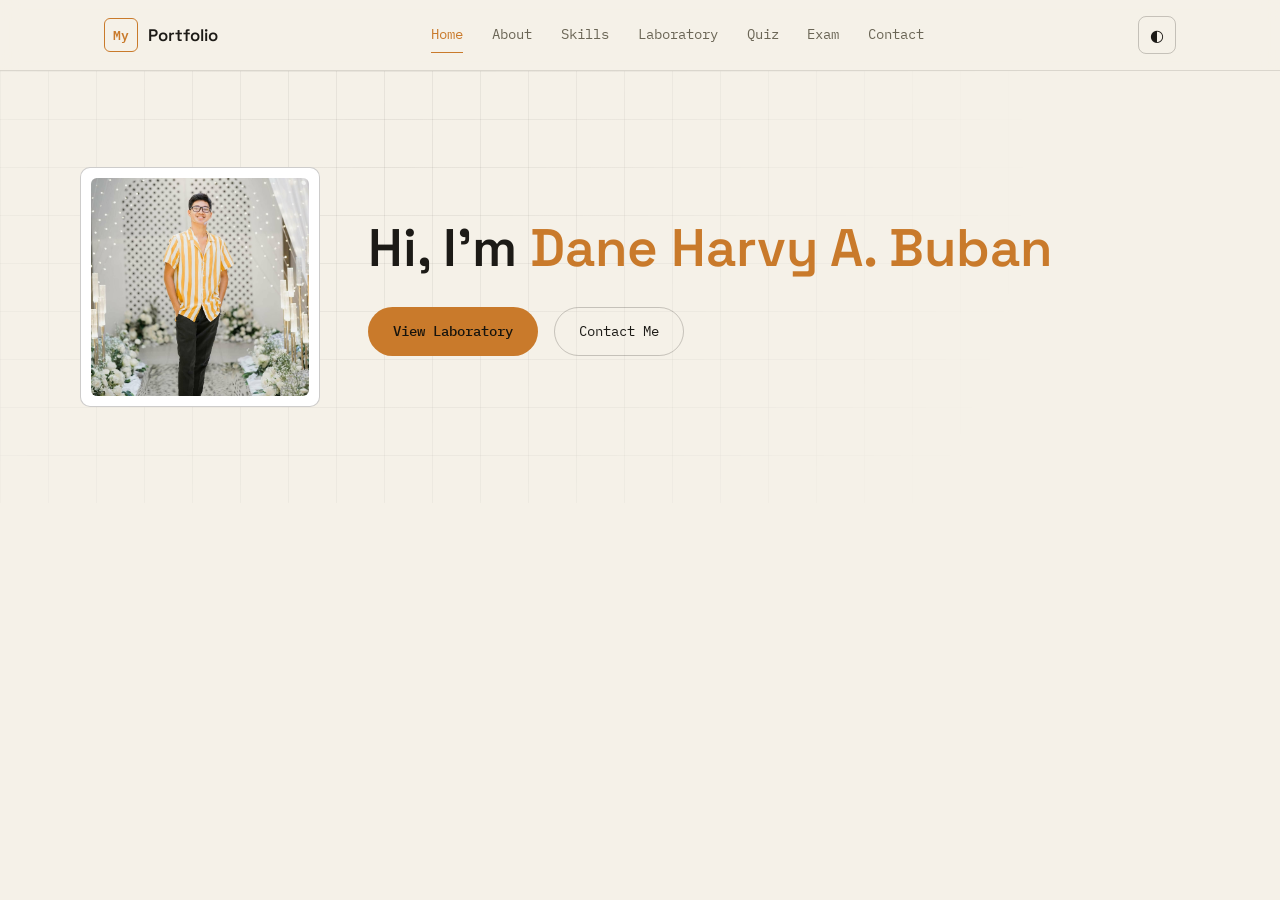
<file: index.html>
<!DOCTYPE html>
<html lang="en">
<head>
<meta charset="UTF-8">
<meta name="viewport" content="width=device-width, initial-scale=1.0">
<title>Dane Harvy A. Buban — Portfolio</title>
<meta name="description" content="Personal portfolio of Dane Harvy A. Buban — BSIT 3B.">
 
 
<link rel="preconnect" href="https://fonts.googleapis.com">
<link rel="preconnect" href="https://fonts.gstatic.com" crossorigin>
<link href="https://fonts.googleapis.com/css2?family=Space+Grotesk:wght@500;600;700&family=Inter:wght@400;500;600&family=IBM+Plex+Mono:wght@400;500&display=swap" rel="stylesheet">
 
<link rel="stylesheet" href="styles.css">
</head>
<body>
 
 
<header class="site-header">
  <div class="nav-wrap">
    <a href="index.html" class="logo">
      <span class="logo-mark">My</span>
      <span class="logo-text">Portfolio</span>
    </a>
    
    <nav class="main-nav" id="main-nav">
      <a href="index.html" class="nav-link active">Home</a>
      <a href="about.html" class="nav-link">About</a>
      <a href="skills.html" class="nav-link">Skills</a>
      <a href="Laboratory.html" class="nav-link">Laboratory</a>
      <a href="quiz.html" class="nav-link">Quiz</a>
      <a href="exam.html" class="nav-link">Exam</a>
      <a href="contact.html" class="nav-link">Contact</a>
    </nav>
 
    <div class="nav-controls">
      
      <button id="theme-toggle" class="theme-toggle" aria-label="Toggle light and dark theme">
        <span class="theme-icon" aria-hidden="true">◐</span>
      </button>
      <button id="menu-toggle" class="menu-toggle" aria-label="Toggle navigation menu" aria-expanded="false">
        <span class="bar"></span><span class="bar"></span><span class="bar"></span>
      </button>
    </div>
  </div>
</header>
 
<main>
 
 
  <section id="home" class="hero">
    <div class="hero-grid" aria-hidden="true"></div>
    <div class="hero-inner">
      <p class="eyebrow"></p>
 
      <div class="hero-content">
        <div class="hero-photo-frame">
       <img src="69ccc5d3-6b00-467f-8f7c-4d3ac266fc0a.jpg" class="hero-photo" alt="Dane Harvy A. Buban">
          <span class="frame-tag"></span>
        </div>
 
        <div class="hero-copy">
          <h1 class="hero-title">Hi, I'm <span class="accent-text">Dane Harvy A. Buban</span></h1>
          <p class="hero-lede"></p>
          <div class="hero-actions">
            <a href="Laboratory.html" class="btn btn-primary">View Laboratory</a>
            <a href="contact.html" class="btn btn-ghost">Contact Me</a>
          </div>
        </div>
      </div>
    </div>
  </section>
 
</main>
 
<script src="script.js"></script>
</body>
</html>
</file>
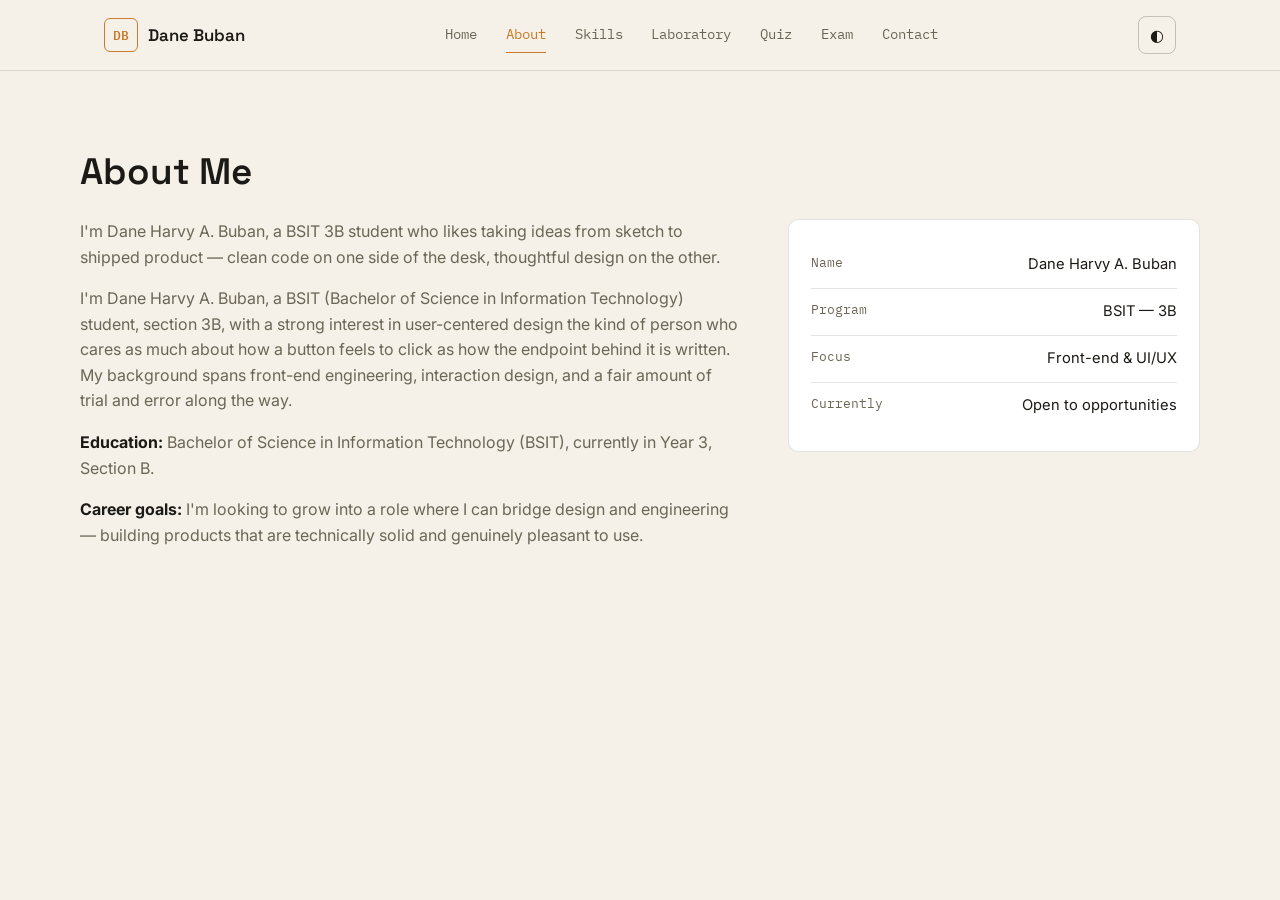
<file: about.html>
<!DOCTYPE html>
<html lang="en">
<head>
<meta charset="UTF-8">
<meta name="viewport" content="width=device-width, initial-scale=1.0">
<title>About — Dane Harvy A. Buban</title>
<meta name="description" content="About Dane Harvy A. Buban — BSIT 3B.">
 
<link rel="preconnect" href="https://fonts.googleapis.com">
<link rel="preconnect" href="https://fonts.gstatic.com" crossorigin>
<link href="https://fonts.googleapis.com/css2?family=Space+Grotesk:wght@500;600;700&family=Inter:wght@400;500;600&family=IBM+Plex+Mono:wght@400;500&display=swap" rel="stylesheet">
 
<link rel="stylesheet" href="styles.css">
</head>
<body>
 
<header class="site-header">
  <div class="nav-wrap">
    <a href="index.html" class="logo">
      <span class="logo-mark">DB</span>
      <span class="logo-text">Dane&nbsp;Buban</span>
    </a>
 
    <nav class="main-nav" id="main-nav">
      <a href="index.html" class="nav-link">Home</a>
      <a href="about.html" class="nav-link active">About</a>
      <a href="skills.html" class="nav-link">Skills</a>
      <a href="Laboratory.html" class="nav-link">Laboratory</a>
      <a href="quiz.html" class="nav-link">Quiz</a>
      <a href="exam.html" class="nav-link">Exam</a>
      <a href="contact.html" class="nav-link">Contact</a>
    </nav>
 
    <div class="nav-controls">
      <button id="theme-toggle" class="theme-toggle" aria-label="Toggle light and dark theme">
        <span class="theme-icon" aria-hidden="true">◐</span>
      </button>
      <button id="menu-toggle" class="menu-toggle" aria-label="Toggle navigation menu" aria-expanded="false">
        <span class="bar"></span><span class="bar"></span><span class="bar"></span>
      </button>
    </div>
  </div>
</header>
 
<main>
 
  <section id="about" class="section">
    <div class="section-inner">
      <h2 class="section-title">About Me</h2>
 
      <div class="about-grid">
        <div class="about-text">
          <p>
            I'm Dane Harvy A. Buban, a BSIT 3B student who likes taking ideas from sketch
            to shipped product — clean code on one side of the desk, thoughtful design on
            the other.
          </p>
          <p>
            I'm Dane Harvy A. Buban, a BSIT (Bachelor of Science in Information Technology)
            student, section 3B, with a strong interest in user-centered design the kind
            of person who cares as much about how a button feels to click as how the endpoint
            behind it is written. My background spans front-end engineering, interaction design,
            and a fair amount of trial and error along the way.
          </p>
          <p>
            <strong>Education:</strong> Bachelor of Science in Information Technology (BSIT),
            currently in Year 3, Section B.
          </p>
          <p>
            <strong>Career goals:</strong> I'm looking to grow into a role where I can bridge
            design and engineering — building products that are technically solid and genuinely
            pleasant to use.
          </p>
        </div>
 
        <dl class="about-facts">
          <div class="fact"><dt>Name</dt><dd>Dane Harvy A. Buban</dd></div>
          <div class="fact"><dt>Program</dt><dd>BSIT — 3B</dd></div>
          <div class="fact"><dt>Focus</dt><dd>Front-end &amp; UI/UX</dd></div>
          <div class="fact"><dt>Currently</dt><dd>Open to opportunities</dd></div>
        </dl>
      </div>
    </div>
  </section>
 
</main>
 
<script src="script.js"></script>
</body>
</html>
</file>
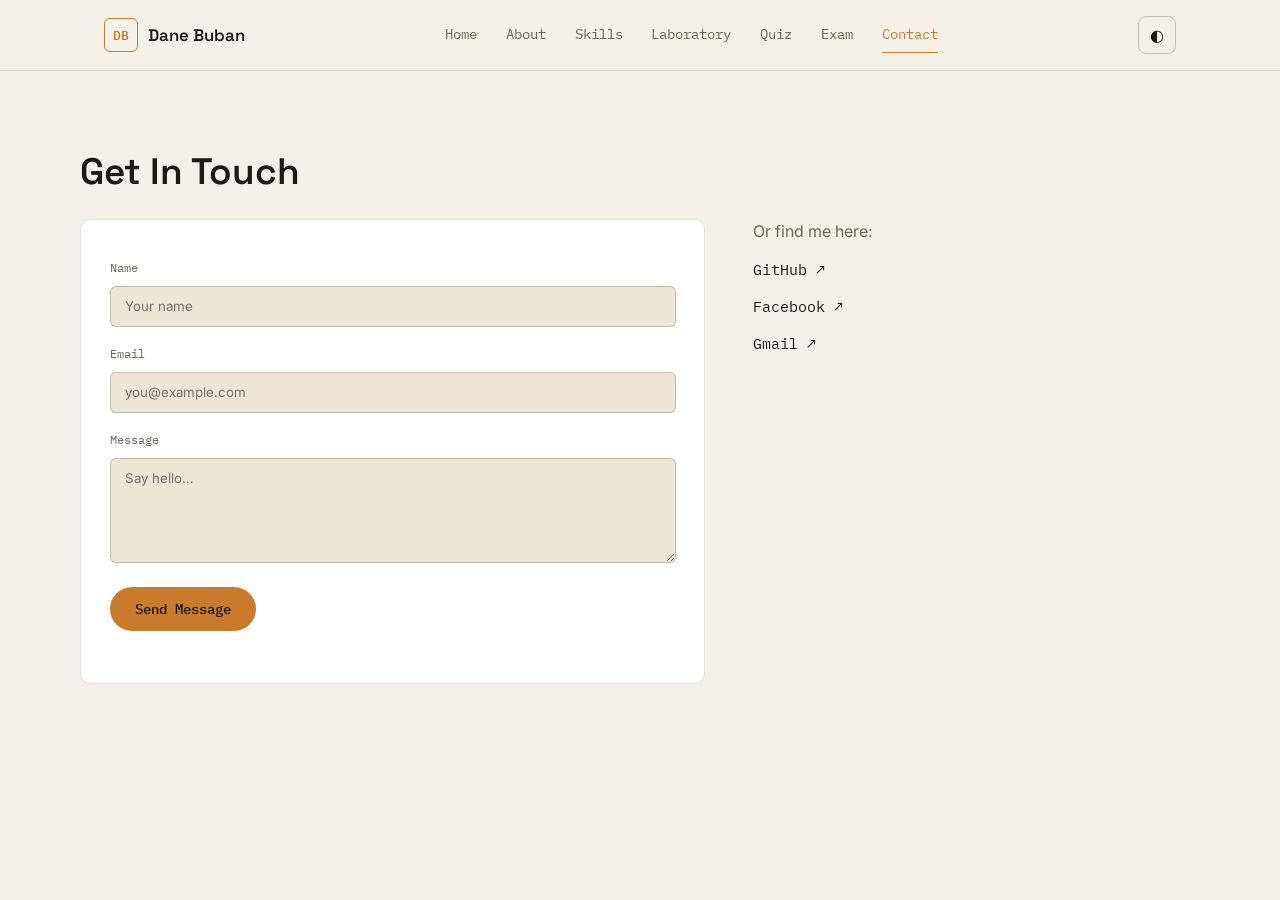
<file: contact.html>
<!DOCTYPE html>
<html lang="en">
<head>
<meta charset="UTF-8">
<meta name="viewport" content="width=device-width, initial-scale=1.0">
<title>Contact — Dane Harvy A. Buban</title>
<meta name="description" content="Contact Dane Harvy A. Buban — BSIT 3B.">
 
<link rel="preconnect" href="https://fonts.googleapis.com">
<link rel="preconnect" href="https://fonts.gstatic.com" crossorigin>
<link href="https://fonts.googleapis.com/css2?family=Space+Grotesk:wght@500;600;700&family=Inter:wght@400;500;600&family=IBM+Plex+Mono:wght@400;500&display=swap" rel="stylesheet">
 
<link rel="stylesheet" href="styles.css">
</head>
<body>
 
<header class="site-header">
  <div class="nav-wrap">
    <a href="index.html" class="logo">
      <span class="logo-mark">DB</span>
      <span class="logo-text">Dane&nbsp;Buban</span>
    </a>
 
    <nav class="main-nav" id="main-nav">
      <a href="index.html" class="nav-link">Home</a>
      <a href="about.html" class="nav-link">About</a>
      <a href="skills.html" class="nav-link">Skills</a>
      <a href="Laboratory.html" class="nav-link">Laboratory</a>
      <a href="quiz.html" class="nav-link">Quiz</a>
      <a href="exam.html" class="nav-link">Exam</a>
      <a href="contact.html" class="nav-link active">Contact</a>
    </nav>
 
    <div class="nav-controls">
      <button id="theme-toggle" class="theme-toggle" aria-label="Toggle light and dark theme">
        <span class="theme-icon" aria-hidden="true">◐</span>
      </button>
      <button id="menu-toggle" class="menu-toggle" aria-label="Toggle navigation menu" aria-expanded="false">
        <span class="bar"></span><span class="bar"></span><span class="bar"></span>
      </button>
    </div>
  </div>
</header>
 
<main>
 
  <section id="contact" class="section">
    <div class="section-inner">
      <h2 class="section-title">Get In Touch</h2>
 
      <div class="contact-grid">
       
        <form class="contact-form" id="contact-form">
          <label for="name">Name</label>
          <input type="text" id="name" name="name" placeholder="Your name" required>
 
          <label for="email">Email</label>
          <input type="email" id="email" name="email" placeholder="you@example.com" required>
 
          <label for="message">Message</label>
          <textarea id="message" name="message" rows="5" placeholder="Say hello…" required></textarea>
 
          <button type="submit" class="btn btn-primary">Send Message</button>
          <p class="form-status" id="form-status" role="status"></p>
        </form>
 
        <div class="contact-social">
          <p>Or find me here:</p>
          <ul class="social-list">
            <li><a href="https://github.com/da-ne11" target="_blank" rel="noopener">GitHub ↗</a></li>
            <li><a href="https://www.facebook.com/share/1KgHhFGFfT/" target="_blank" rel="noopener">Facebook ↗</a></li>
            <li><a href="mailto:bubandaneharvy@gmail.com">Gmail ↗</a></li>
          </ul>
        </div>
      </div>
    </div>
  </section>
 
</main>
 
<script src="script.js"></script>
</body>
</html>
</file>
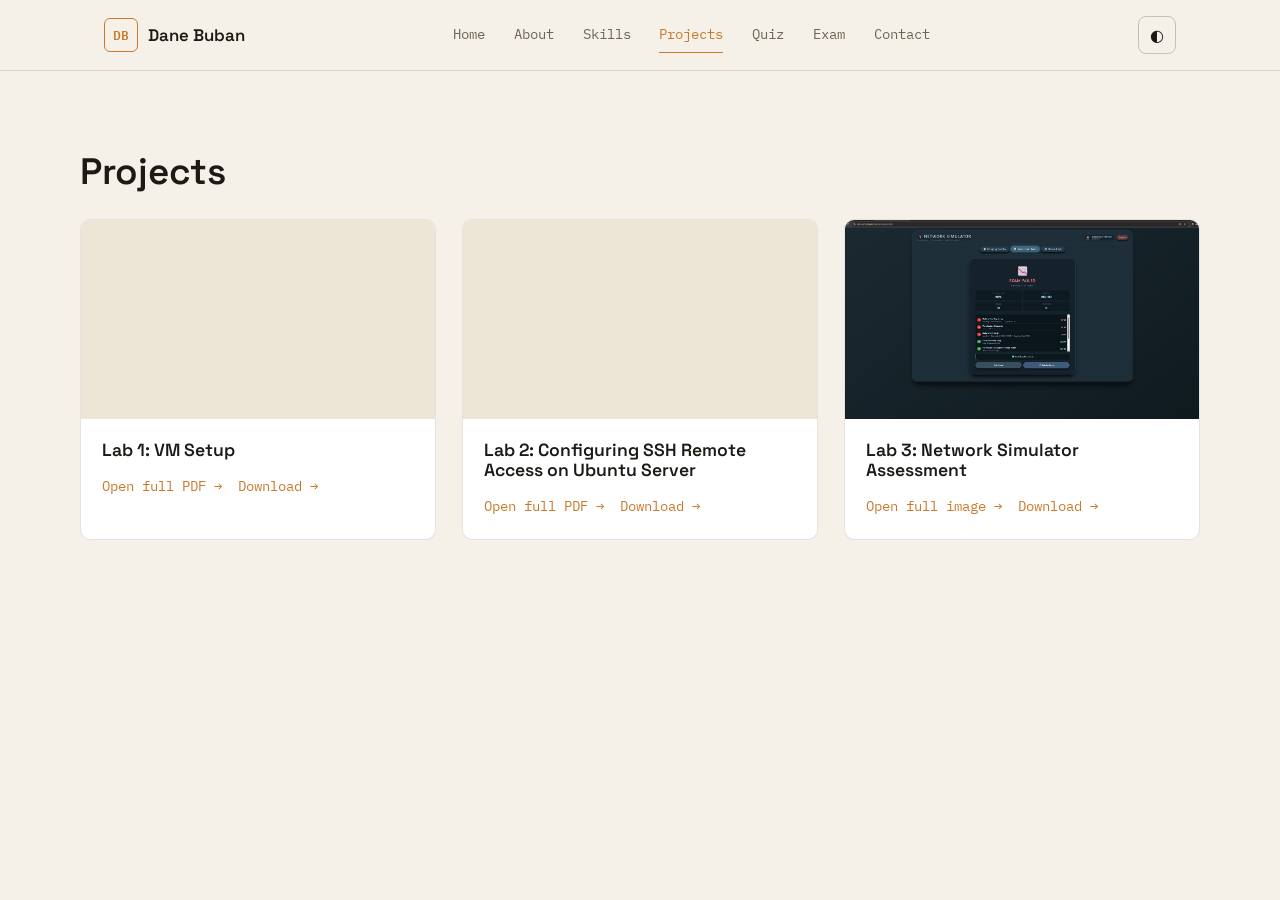
<file: projects.html>
<!DOCTYPE html>
<html lang="en">
<head>
<meta charset="UTF-8">
<meta name="viewport" content="width=device-width, initial-scale=1.0">
<title>Projects — Dane Harvy A. Buban</title>
<meta name="description" content="Projects by Dane Harvy A. Buban — BSIT 3B.">

<link rel="preconnect" href="https://fonts.googleapis.com">
<link rel="preconnect" href="https://fonts.gstatic.com" crossorigin>
<link href="https://fonts.googleapis.com/css2?family=Space+Grotesk:wght@500;600;700&family=Inter:wght@400;500;600&family=IBM+Plex+Mono:wght@400;500&display=swap" rel="stylesheet">

<link rel="stylesheet" href="styles.css">
</head>
<body>

<header class="site-header">
  <div class="nav-wrap">
    <a href="index.html" class="logo">
      <span class="logo-mark">DB</span>
      <span class="logo-text">Dane&nbsp;Buban</span>
    </a>

    <nav class="main-nav" id="main-nav">
      <a href="index.html" class="nav-link">Home</a>
      <a href="about.html" class="nav-link">About</a>
      <a href="skills.html" class="nav-link">Skills</a>
      <a href="projects.html" class="nav-link active">Projects</a>
      <a href="quiz.html" class="nav-link">Quiz</a>
      <a href="exam.html" class="nav-link">Exam</a>
      <a href="contact.html" class="nav-link">Contact</a>
    </nav>

    <div class="nav-controls">
      <button id="theme-toggle" class="theme-toggle" aria-label="Toggle light and dark theme">
        <span class="theme-icon" aria-hidden="true">◐</span>
      </button>
      <button id="menu-toggle" class="menu-toggle" aria-label="Toggle navigation menu" aria-expanded="false">
        <span class="bar"></span><span class="bar"></span><span class="bar"></span>
      </button>
    </div>
  </div>
</header>

<main>

  <section id="projects" class="section">
    <div class="section-inner">
      <h2 class="section-title">Projects</h2>
      <div class="projects-grid" style="grid-template-columns: repeat(auto-fit, minmax(220px, 1fr)); justify-content: start;">

        <article class="project-card">
          <div class="project-media">
            <iframe src="lab1-rubric.pdf" title="Lab 1: VM Setup PDF" style="width:100%; height:100%; border:0;"></iframe>
          </div>
          <div class="project-body">
            <h3 class="project-title">Lab 1: VM Setup</h3>
            <div class="project-links">
              <a href="lab1-rubric.pdf" target="_blank" rel="noopener" class="project-link">Open full PDF →</a>
              <a href="lab1-rubric.pdf" download class="project-link">Download →</a>
            </div>
          </div>
        </article>

        <article class="project-card">
          <div class="project-media">
            <iframe src="Lab-Act2.pdf" title="Lab 2: Configuring SSH Remote Access on Ubuntu Server (Revised)" style="width:100%; height:100%; border:0;"></iframe>
          </div>
          <div class="project-body">
            <h3 class="project-title">Lab 2: Configuring SSH Remote Access on Ubuntu Server</h3>
            <div class="project-links">
              <a href="Lab-Act2.pdf" target="_blank" rel="noopener" class="project-link">Open full PDF →</a>
              <a href="Lab-Act2.pdf" download class="project-link">Download →</a>
            </div>
          </div>
        </article>

        <article class="project-card">
          <div class="project-media">
            <img src="Lab-Act3.png" alt="Lab 3: Network Simulator Assessment" style="width:100%; height:100%; object-fit:cover;">
          </div>
          <div class="project-body">
            <h3 class="project-title">Lab 3: Network Simulator Assessment</h3>
            <div class="project-links">
              <a href="Lab-Act3.png" target="_blank" rel="noopener" class="project-link">Open full image →</a>
              <a href="Lab-Act3.png" download class="project-link">Download →</a>
            </div>
          </div>
        </article>

      </div>
    </div>
  </section>

</main>

<script src="script.js"></script>
</body>
</html>
</file>
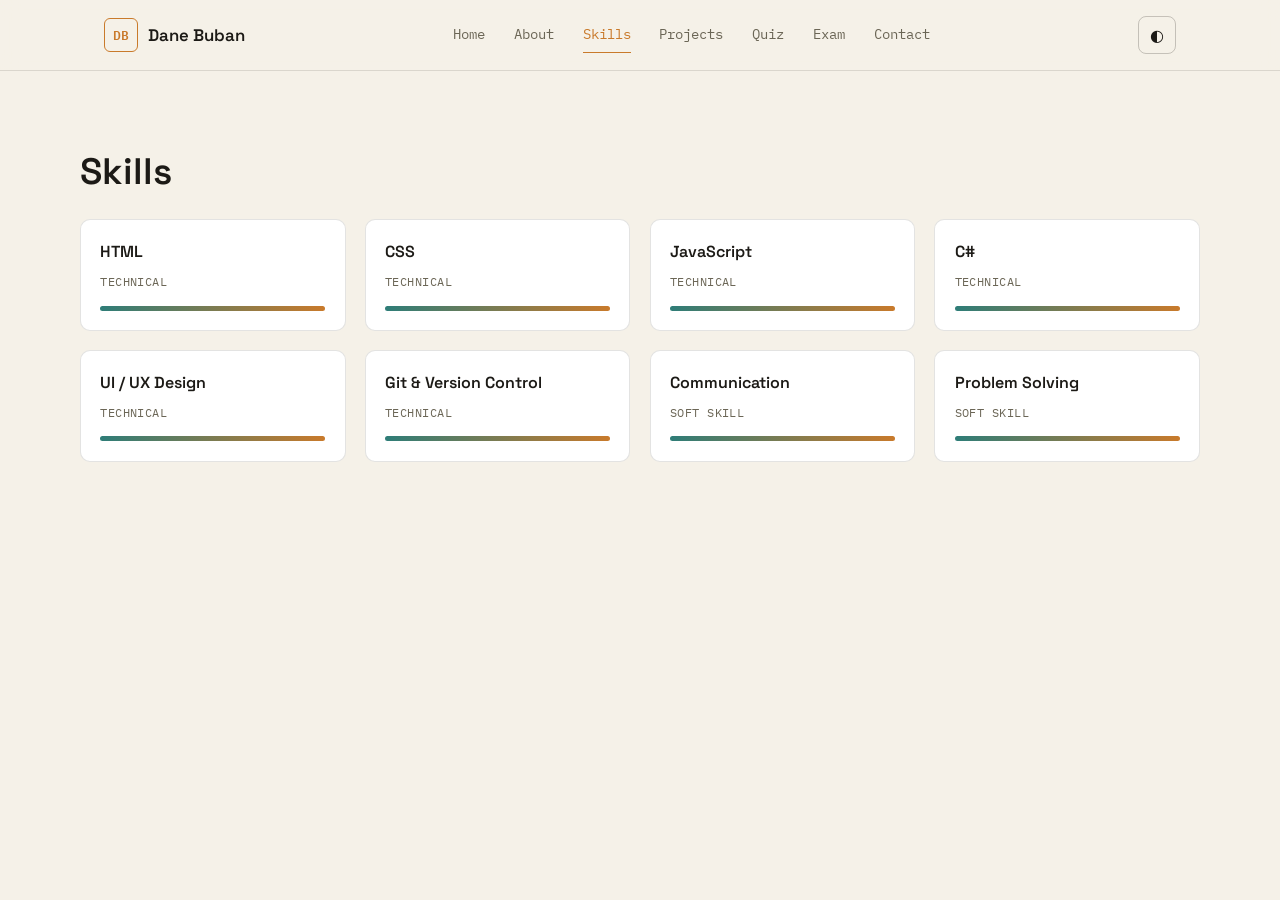
<file: skills.html>
<!DOCTYPE html>
<html lang="en">
<head>
<meta charset="UTF-8">
<meta name="viewport" content="width=device-width, initial-scale=1.0">
<title>Skills — Dane Harvy A. Buban</title>
<meta name="description" content="Skills of Dane Harvy A. Buban — BSIT 3B.">

<link rel="preconnect" href="https://fonts.googleapis.com">
<link rel="preconnect" href="https://fonts.gstatic.com" crossorigin>
<link href="https://fonts.googleapis.com/css2?family=Space+Grotesk:wght@500;600;700&family=Inter:wght@400;500;600&family=IBM+Plex+Mono:wght@400;500&display=swap" rel="stylesheet">

<link rel="stylesheet" href="styles.css">
</head>
<body>

<header class="site-header">
  <div class="nav-wrap">
    <a href="index.html" class="logo">
      <span class="logo-mark">DB</span>
      <span class="logo-text">Dane&nbsp;Buban</span>
    </a>

    <nav class="main-nav" id="main-nav">
      <a href="index.html" class="nav-link">Home</a>
      <a href="about.html" class="nav-link">About</a>
      <a href="skills.html" class="nav-link active">Skills</a>
      <a href="projects.html" class="nav-link">Projects</a>
      <a href="quiz.html" class="nav-link">Quiz</a>
      <a href="exam.html" class="nav-link">Exam</a>
      <a href="contact.html" class="nav-link">Contact</a>
    </nav>

    <div class="nav-controls">
      <button id="theme-toggle" class="theme-toggle" aria-label="Toggle light and dark theme">
        <span class="theme-icon" aria-hidden="true">◐</span>
      </button>
      <button id="menu-toggle" class="menu-toggle" aria-label="Toggle navigation menu" aria-expanded="false">
        <span class="bar"></span><span class="bar"></span><span class="bar"></span>
      </button>
    </div>
  </div>
</header>

<main>

  <section id="skills" class="section">
    <div class="section-inner">
      <h2 class="section-title">Skills</h2>

      <div class="skills-grid">
        <!-- Technical skills: adjust the level (0-100) in the style="--level:" attribute -->
        <div class="skill-card" style="--level:90">
          <span class="skill-name">HTML</span>
          <span class="skill-type">technical</span>
          <div class="skill-bar"><span></span></div>
        </div>
        <div class="skill-card" style="--level:85">
          <span class="skill-name">CSS</span>
          <span class="skill-type">technical</span>
          <div class="skill-bar"><span></span></div>
        </div>
        <div class="skill-card" style="--level:80">
          <span class="skill-name">JavaScript</span>
          <span class="skill-type">technical</span>
          <div class="skill-bar"><span></span></div>
        </div>
        <div class="skill-card" style="--level:70">
          <span class="skill-name">C#</span>
          <span class="skill-type">technical</span>
          <div class="skill-bar"><span></span></div>
        </div>
        <div class="skill-card" style="--level:75">
          <span class="skill-name">UI / UX Design</span>
          <span class="skill-type">technical</span>
          <div class="skill-bar"><span></span></div>
        </div>
        <div class="skill-card" style="--level:65">
          <span class="skill-name">Git &amp; Version Control</span>
          <span class="skill-type">technical</span>
          <div class="skill-bar"><span></span></div>
        </div>
        <!-- Soft skills -->
        <div class="skill-card" style="--level:88">
          <span class="skill-name">Communication</span>
          <span class="skill-type">soft skill</span>
          <div class="skill-bar"><span></span></div>
        </div>
        <div class="skill-card" style="--level:82">
          <span class="skill-name">Problem Solving</span>
          <span class="skill-type">soft skill</span>
          <div class="skill-bar"><span></span></div>
        </div>
      </div>
    </div>
  </section>

</main>

<script src="script.js"></script>
</body>
</html>
</file>
<file: styles.css>
:root {
 
  --bg: #14181f;
  --bg-alt: #1b212b;
  --bg-card: #1e2530;
  --text: #f2efe9;
  --text-dim: #9aa3b2;
  --accent: #e8a33d;      
  --accent-2: #4fa3a0;    
  --border: rgba(242, 239, 233, 0.12);
  --border-strong: rgba(242, 239, 233, 0.22);
  --shadow: 0 20px 40px -20px rgba(0, 0, 0, 0.6);
 
  --font-display: "Space Grotesk", sans-serif;
  --font-body: "Inter", sans-serif;
  --font-mono: "IBM Plex Mono", monospace;
 
  --radius: 10px;
  --max-width: 1120px;
  --transition: 0.2s ease;
}
 
[data-theme="light"] {
  --bg: #f5f1e8;
  --bg-alt: #ede6d6;
  --bg-card: #ffffff;
  --text: #1c1a16;
  --text-dim: #6b6656;
  --accent: #c97a2b;
  --accent-2: #2e7d78;
  --border: rgba(28, 26, 22, 0.12);
  --border-strong: rgba(28, 26, 22, 0.22);
  --shadow: 0 20px 40px -20px rgba(28, 26, 22, 0.18);
}
 
 
* { box-sizing: border-box; margin: 0; padding: 0; }
 
html { scroll-behavior: smooth; }
 
@media (prefers-reduced-motion: reduce) {
  html { scroll-behavior: auto; }
  *, *::before, *::after { animation-duration: 0.01ms !important; transition-duration: 0.01ms !important; }
}
 
body {
  background: var(--bg);
  color: var(--text);
  font-family: var(--font-body);
  line-height: 1.6;
  -webkit-font-smoothing: antialiased;
  transition: background var(--transition), color var(--transition);
}
 
img { max-width: 100%; display: block; }
 
a { color: inherit; text-decoration: none; }
 
ul { list-style: none; }
 
h1, h2, h3 { font-family: var(--font-display); font-weight: 600; line-height: 1.15; }
 
:focus-visible {
  outline: 2px solid var(--accent);
  outline-offset: 3px;
}
 
.eyebrow {
  font-family: var(--font-mono);
  font-size: 0.78rem;
  letter-spacing: 0.06em;
  color: var(--accent-2);
  margin-bottom: 0.6rem;
}
 
.section-title {
  font-size: clamp(1.7rem, 3vw, 2.3rem);
  margin-bottom: 1.6rem;
}
 
.section-note {
  color: var(--text-dim);
  max-width: 60ch;
  margin-bottom: 2.2rem;
  font-size: 0.95rem;
}
 
.section-note code {
  font-family: var(--font-mono);
  background: var(--bg-alt);
  padding: 0.1rem 0.4rem;
  border-radius: 4px;
  font-size: 0.85em;
}
 
 
.btn {
  display: inline-flex;
  align-items: center;
  gap: 0.4rem;
  padding: 0.75rem 1.5rem;
  border-radius: 999px;
  font-family: var(--font-mono);
  font-size: 0.88rem;
  border: 1px solid transparent;
  cursor: pointer;
  transition: transform var(--transition), background var(--transition), border-color var(--transition);
}
.btn:hover { transform: translateY(-2px); }
 
.btn-primary {
  background: var(--accent);
  color: #17140d;
  font-weight: 500;
}
.btn-primary:hover { background: color-mix(in srgb, var(--accent) 88%, white); }
 
.btn-ghost {
  background: transparent;
  color: var(--text);
  border-color: var(--border-strong);
}
.btn-ghost:hover { border-color: var(--accent); color: var(--accent); }
 
 
.site-header {
  position: sticky;
  top: 0;
  z-index: 50;
  background: color-mix(in srgb, var(--bg) 88%, transparent);
  backdrop-filter: blur(10px);
  border-bottom: 1px solid var(--border);
}
 
.nav-wrap {
  max-width: var(--max-width);
  margin: 0 auto;
  padding: 1rem 1.5rem;
  display: flex;
  align-items: center;
  justify-content: space-between;
  gap: 1rem;
}
 
.logo {
  display: flex;
  align-items: center;
  gap: 0.6rem;
  font-family: var(--font-display);
  font-weight: 600;
  font-size: 1.05rem;
}
 
.logo-mark {
  display: grid;
  place-items: center;
  width: 34px;
  height: 34px;
  border: 1px solid var(--accent);
  border-radius: 6px;
  color: var(--accent);
  font-family: var(--font-mono);
  font-size: 0.8rem;
}
 
.main-nav {
  display: flex;
  gap: 1.8rem;
}
 
.nav-link {
  font-family: var(--font-mono);
  font-size: 0.85rem;
  color: var(--text-dim);
  position: relative;
  padding: 0.2rem 0;
  transition: color var(--transition);
}
.nav-link:hover, .nav-link:focus-visible { color: var(--accent); }
.nav-link::after {
  content: "";
  position: absolute;
  left: 0; bottom: -4px;
  width: 0; height: 1px;
  background: var(--accent);
  transition: width var(--transition);
}
.nav-link:hover::after { width: 100%; }
.nav-link.active { color: var(--accent); }
.nav-link.active::after { width: 100%; }
 
.nav-controls { display: flex; align-items: center; gap: 0.6rem; }
 
.theme-toggle, .menu-toggle {
  background: transparent;
  border: 1px solid var(--border-strong);
  border-radius: 8px;
  width: 38px;
  height: 38px;
  display: grid;
  place-items: center;
  cursor: pointer;
  color: var(--text);
}
.theme-toggle:hover, .menu-toggle:hover { border-color: var(--accent); }
.theme-icon { font-size: 1rem; }
 
.menu-toggle { display: none; flex-direction: column; gap: 4px; }
.menu-toggle .bar {
  width: 18px; height: 2px; background: var(--text); border-radius: 2px;
  transition: transform var(--transition), opacity var(--transition);
}
.menu-toggle.open .bar:nth-child(1) { transform: translateY(6px) rotate(45deg); }
.menu-toggle.open .bar:nth-child(2) { opacity: 0; }
.menu-toggle.open .bar:nth-child(3) { transform: translateY(-6px) rotate(-45deg); }
 
 
 
.hero {
  position: relative;
  padding: 5rem 1.5rem 6rem;
  overflow: hidden;
}
 
.hero-grid {
  position: absolute;
  inset: 0;
  background-image:
    linear-gradient(var(--border) 1px, transparent 1px),
    linear-gradient(90deg, var(--border) 1px, transparent 1px);
  background-size: 48px 48px;
  mask-image: radial-gradient(circle at 30% 20%, black, transparent 70%);
  opacity: 0.6;
}
 
.hero-inner { max-width: var(--max-width); margin: 0 auto; position: relative; }
 
.hero-content {
  display: grid;
  grid-template-columns: 240px 1fr;
  gap: 3rem;
  align-items: center;
  margin-top: 1rem;
}
 
.hero-photo-frame {
  position: relative;
  border: 1px solid var(--border-strong);
  border-radius: var(--radius);
  padding: 10px;
  background: var(--bg-card);
}
.hero-photo { border-radius: 6px; aspect-ratio: 1 / 1; object-fit: cover; }
.avatar-mark {
  border-radius: 6px;
  aspect-ratio: 1 / 1;
  display: grid;
  place-items: center;
  background:
    linear-gradient(var(--border) 1px, transparent 1px),
    linear-gradient(90deg, var(--border) 1px, transparent 1px),
    linear-gradient(135deg, var(--bg-alt), var(--bg-card));
  background-size: 16px 16px, 16px 16px, 100% 100%;
  font-family: var(--font-display);
  font-weight: 700;
  font-size: 3.4rem;
  color: var(--accent);
  border: 1px solid var(--border);
}
.frame-tag {
  position: absolute;
  bottom: -12px;
  left: 14px;
  background: var(--bg);
  padding: 0 6px;
  font-family: var(--font-mono);
  font-size: 0.68rem;
  color: var(--text-dim);
}
 
.hero-title {
  font-size: clamp(2rem, 5vw, 3.3rem);
  margin-bottom: 1.2rem;
}
.accent-text { color: var(--accent); }
 
.hero-lede {
  color: var(--text-dim);
  max-width: 52ch;
  font-size: 1.05rem;
  margin-bottom: 1.8rem;
}
 
.hero-actions { display: flex; gap: 1rem; flex-wrap: wrap; }
 
 
.section { padding: 5rem 1.5rem; }
.section-alt { background: var(--bg-alt); }
.section-inner { max-width: var(--max-width); margin: 0 auto; }
 
 
.about-grid {
  display: grid;
  grid-template-columns: 1.6fr 1fr;
  gap: 3rem;
}
.about-text p { margin-bottom: 1rem; color: var(--text-dim); }
.about-text strong { color: var(--text); }
 
.about-facts {
  border: 1px solid var(--border);
  border-radius: var(--radius);
  padding: 1.4rem;
  background: var(--bg-card);
  align-self: start;
}
.fact { display: flex; justify-content: space-between; padding: 0.7rem 0; border-bottom: 1px solid var(--border); font-size: 0.92rem; }
.fact:last-child { border-bottom: none; }
.fact dt { color: var(--text-dim); font-family: var(--font-mono); font-size: 0.8rem; }
.fact dd a { color: var(--accent); }
 
.skills-grid {
  display: grid;
  grid-template-columns: repeat(auto-fill, minmax(220px, 1fr));
  gap: 1.2rem;
}
.skill-card {
  background: var(--bg-card);
  border: 1px solid var(--border);
  border-radius: var(--radius);
  padding: 1.2rem;
  display: flex;
  flex-direction: column;
  gap: 0.5rem;
  transition: border-color var(--transition), transform var(--transition);
}
.skill-card:hover { border-color: var(--accent-2); transform: translateY(-3px); }
.skill-name { font-family: var(--font-display); font-weight: 600; }
.skill-type { font-family: var(--font-mono); font-size: 0.72rem; color: var(--text-dim); text-transform: uppercase; letter-spacing: 0.04em; }
.skill-bar { height: 5px; background: var(--border); border-radius: 4px; overflow: hidden; margin-top: 0.4rem; }
.skill-bar span { display: block; height: 100%; width: var(--level, 50%); background: linear-gradient(90deg, var(--accent-2), var(--accent)); }
 
 
.projects-grid {
  display: grid;
  grid-template-columns: repeat(auto-fit, minmax(300px, 1fr));
  gap: 1.6rem;
  margin-bottom: 2.6rem;
}
.project-card {
  background: var(--bg-card);
  border: 1px solid var(--border);
  border-radius: var(--radius);
  overflow: hidden;
  display: flex;
  flex-direction: column;
  transition: transform var(--transition), border-color var(--transition);
}
.project-card:hover { transform: translateY(-4px); border-color: var(--accent-2); }
.project-media { aspect-ratio: 16 / 9; overflow: hidden; background: var(--bg-alt); }
.project-media img { width: 100%; height: 100%; object-fit: cover; }
.project-media.placeholder {
  display: grid;
  place-items: center;
  background:
    repeating-linear-gradient(135deg, var(--border) 0 2px, transparent 2px 14px),
    var(--bg-alt);
}
.project-media.placeholder span {
  font-family: var(--font-mono);
  font-size: 0.75rem;
  color: var(--text-dim);
  background: var(--bg-card);
  border: 1px solid var(--border-strong);
  border-radius: 999px;
  padding: 0.3rem 0.8rem;
}
.project-body { padding: 1.3rem; display: flex; flex-direction: column; gap: 0.6rem; flex: 1; }
.project-title { font-size: 1.1rem; }
.project-desc { color: var(--text-dim); font-size: 0.92rem; flex: 1; }
.project-tags { display: flex; flex-wrap: wrap; gap: 0.4rem; }
.project-tags li {
  font-family: var(--font-mono);
  font-size: 0.72rem;
  border: 1px solid var(--border-strong);
  border-radius: 999px;
  padding: 0.2rem 0.6rem;
  color: var(--text-dim);
}
.project-links { display: flex; gap: 1rem; margin-top: 0.4rem; }
.project-link { color: var(--accent); font-family: var(--font-mono); font-size: 0.85rem; }
.project-link:hover { text-decoration: underline; }
 
.resume-block {
  display: flex;
  align-items: center;
  justify-content: space-between;
  flex-wrap: wrap;
  gap: 1rem;
  border: 1px dashed var(--border-strong);
  border-radius: var(--radius);
  padding: 1.6rem;
}
.resume-text p { color: var(--text-dim); font-size: 0.9rem; }
.resume-text code { font-family: var(--font-mono); background: var(--bg-alt); padding: 0.1rem 0.4rem; border-radius: 4px; }
 
 
.quiz-card {
  background: var(--bg-card);
  border: 1px solid var(--border);
  border-radius: var(--radius);
  padding: 2rem;
  max-width: 640px;
}
.quiz-progress { height: 6px; background: var(--border); border-radius: 4px; overflow: hidden; margin-bottom: 0.8rem; }
.quiz-progress-bar { height: 100%; width: 20%; background: var(--accent); transition: width 0.3s ease; }
.quiz-meta { font-family: var(--font-mono); font-size: 0.78rem; color: var(--text-dim); margin-bottom: 1.4rem; }
.quiz-question { font-size: 1.2rem; margin-bottom: 1.2rem; }
.quiz-options { display: flex; flex-direction: column; gap: 0.7rem; }
.quiz-option {
  text-align: left;
  padding: 0.8rem 1rem;
  border: 1px solid var(--border-strong);
  border-radius: 8px;
  background: transparent;
  color: var(--text);
  font-family: var(--font-body);
  cursor: pointer;
  transition: border-color var(--transition), background var(--transition);
}
.quiz-option:hover { border-color: var(--accent-2); }
.quiz-option.correct { border-color: #4caf7d; background: color-mix(in srgb, #4caf7d 15%, transparent); }
.quiz-option.incorrect { border-color: #d9534f; background: color-mix(in srgb, #d9534f 15%, transparent); }
.quiz-option:disabled { cursor: default; }
.quiz-result h3 { margin-bottom: 0.6rem; }
.quiz-result p { color: var(--text-dim); margin-bottom: 1.2rem; }
.hidden { display: none; }
 
.contact-grid {
  display: grid;
  grid-template-columns: 1.4fr 1fr;
  gap: 3rem;
}
.contact-form {
  display: flex;
  flex-direction: column;
  gap: 0.5rem;
  background: var(--bg-card);
  border: 1px solid var(--border);
  border-radius: var(--radius);
  padding: 1.8rem;
}
.contact-form label {
  font-family: var(--font-mono);
  font-size: 0.78rem;
  color: var(--text-dim);
  margin-top: 0.6rem;
}
.contact-form input, .contact-form textarea {
  background: var(--bg-alt);
  border: 1px solid var(--border-strong);
  border-radius: 6px;
  padding: 0.7rem 0.9rem;
  color: var(--text);
  font-family: var(--font-body);
  resize: vertical;
}
.contact-form input:focus, .contact-form textarea:focus { border-color: var(--accent); }
.contact-form button { margin-top: 1rem; align-self: flex-start; }
.form-status { font-family: var(--font-mono); font-size: 0.82rem; color: var(--accent-2); min-height: 1.2em; }
 
.contact-social p { color: var(--text-dim); margin-bottom: 0.8rem; }
.social-list { display: flex; flex-direction: column; gap: 0.7rem; }
.social-list a { font-family: var(--font-mono); font-size: 0.92rem; color: var(--text); }
.social-list a:hover { color: var(--accent); }
 
.site-footer {
  text-align: center;
  padding: 2rem 1.5rem;
  border-top: 1px solid var(--border);
  color: var(--text-dim);
  font-family: var(--font-mono);
  font-size: 0.8rem;
}
 
 
 
@media (max-width: 860px) {
  .hero-content { grid-template-columns: 1fr; text-align: left; }
  .hero-photo-frame { width: 160px; }
  .about-grid, .contact-grid { grid-template-columns: 1fr; }
}
 
@media (max-width: 720px) {
  .main-nav {
    position: fixed;
    top: 68px; left: 0; right: 0;
    flex-direction: column;
    background: var(--bg);
    border-bottom: 1px solid var(--border);
    padding: 1.2rem 1.5rem;
    gap: 1rem;
    transform: translateY(-130%);
    opacity: 0;
    transition: transform var(--transition), opacity var(--transition);
  }
  .main-nav.open { transform: translateY(0); opacity: 1; }
  .menu-toggle { display: flex; }
  .resume-block { flex-direction: column; align-items: flex-start; }
}
 
 
/* ---------- Exam page ---------- */
.exam-feature {
  display: block;
  max-width: 560px;
  margin: 0 auto;
}
.exam-media a { display: block; border: 1px solid var(--border-strong); border-radius: 8px; overflow: hidden; cursor: zoom-in; }
.exam-media img { width: 100%; height: auto; transition: transform var(--transition); }
.exam-media a:hover img { transform: scale(1.02); }
.exam-hint { display: block; margin-top: 0.6rem; font-family: var(--font-mono); font-size: 0.72rem; color: var(--text-dim); text-align: center; }
.exam-eyebrow { font-family: var(--font-mono); font-size: 0.78rem; letter-spacing: 0.06em; color: var(--accent-2); text-transform: uppercase; margin-bottom: 0.5rem; }
.exam-title { font-size: clamp(1.3rem, 2.4vw, 1.8rem); margin-bottom: 0.5rem; }
.exam-sub { color: var(--text-dim); font-size: 0.92rem; margin-bottom: 1.6rem; }
.exam-stats { display: grid; grid-template-columns: repeat(2, 1fr); gap: 0.9rem; }
.stat-card {
  display: flex; flex-direction: column; gap: 0.3rem;
  background: var(--bg-alt);
  border: 1px solid var(--border);
  border-left: 3px solid var(--accent);
  border-radius: 8px;
  padding: 0.9rem 1rem;
}
.stat-label { font-family: var(--font-mono); font-size: 0.7rem; letter-spacing: 0.05em; text-transform: uppercase; color: var(--text-dim); }
.stat-value { font-family: var(--font-display); font-weight: 700; font-size: 1.6rem; color: var(--text); }
</file>
